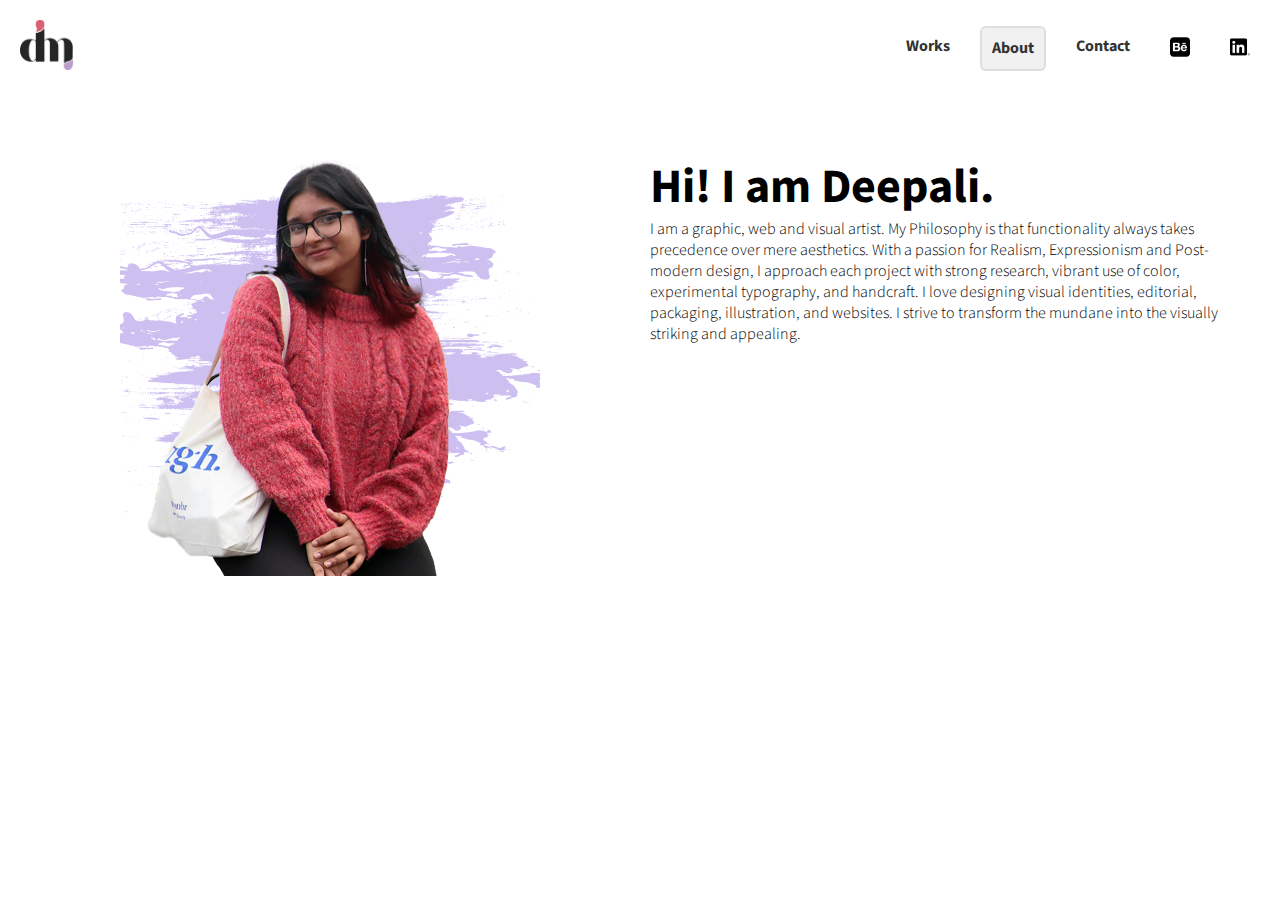
<file: About.html>
<!DOCTYPE html>
<html lang="en">
<head>
    <meta charset="UTF-8">
    <meta name="viewport" content="width=device-width, initial-scale=1.0">
    <title>Deepali Midha Portfolio</title>
    <link rel="stylesheet" href="styles.css">
    <link rel="preconnect" href="https://fonts.googleapis.com">
    <link rel="preconnect" href="https://fonts.gstatic.com" crossorigin>
    <link href="https://fonts.googleapis.com/css2?family=Mada:wght@200..900&display=swap" rel="stylesheet">
</head>
<body>
    <header>
        <a href="index.html">
            <div class="logo">
                <img src="assets/dm.png" alt="Deepali Midha Logo">
            </div>
        </a>
        <nav>
            <ul>
                <li ><a href="index.html">Works</a></li>
                <li class="active"><a href="#">About</a></li>
                <li><a href="#">Contact</a></li>
                <li><a href="#"><img src="assets/behance.png" alt="Behance"></img></a></li>
                <li><a href="#"><img src="assets/linkedin.png" alt="LinkedIn"></img></a></li>
            </ul>
        </nav>
    </header>
    <main>
        
        <section class="intro">
            <div class="columnsabout">
                <div class="column-item fade-up">
                    <img src="assets/me.png" class="me" alt="Picture of a girl in pink sweater and glasses."></img>
                </div>
                <div class="column-item1 fade-up">
                    <H2>Hi! I am Deepali.</H2>
                    <h5>I am a graphic, web and visual artist. My Philosophy is that functionality always 
                        takes precedence over mere aesthetics. With a passion for Realism, Expressionism and 
                        Post-modern design, I approach each project with strong research, vibrant use of color, 
                        experimental typography, and handcraft. I love designing visual identities, editorial, packaging, illustration, and websites. I strive to transform the mundane into the visually striking and appealing.</h5>
                </div> 
            </div>
            
        </section>

        
    </main>
</body>
<script src="main.js"></script>

</html>
</file>
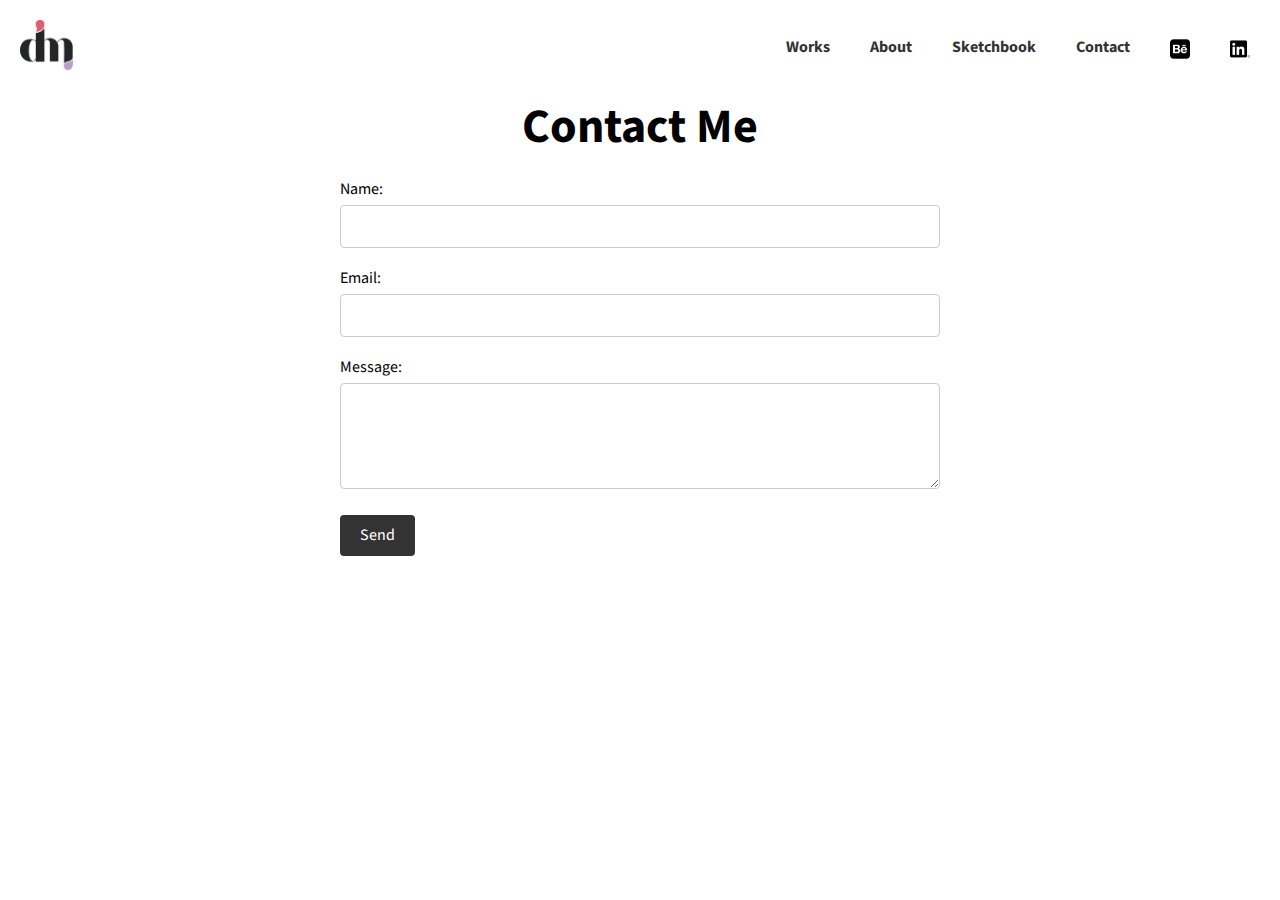
<file: contact.html>
<!DOCTYPE html>
<html lang="en">
<head>
    <meta charset="UTF-8">
    <meta name="viewport" content="width=device-width, initial-scale=1.0">
    <title>Deepali Midha Portfolio</title>
    <link rel="stylesheet" href="styles.css">
    <link rel="preconnect" href="https://fonts.googleapis.com">
    <link rel="preconnect" href="https://fonts.gstatic.com" crossorigin>
    <link href="https://fonts.googleapis.com/css2?family=Mada:wght@200..900&display=swap" rel="stylesheet">
</head>
<body>
    <header>
        <a href="index.html">
            <div class="logo">
                <img src="assets/dm.png" alt="Deepali Midha Logo">
            </div>
        </a>
        <nav>
            <ul>
                <li><a href="index.html">Works</a></li>
                <li><a href="About.html">About</a></li>
                <li><a href="#">Sketchbook</a></li>
                <li><a href="contact.html">Contact</a></li>
                <li><a href="https://www.behance.net/"><img src="assets/behance.png" alt="Behance"></img></a></li>
                <li><a href="https://www.linkedin.com/in/deepali-midha-343008260/"><img src="assets/linkedin.png" alt="LinkedIn"></img></a></li>
            </ul>
        </nav>
    </header>
    <main>
        
        <section id="contact">
            <h2>Contact Me</h2>
            <form>
                <label for="name">Name:</label>
                <input type="text" id="name" name="name" required>

                <label for="email">Email:</label>
                <input type="email" id="email" name="email" required>

                <label for="message">Message:</label>
                <textarea id="message" name="message" rows="4" required></textarea>

                <button type="submit">Send</button>
            </form>
        </section>
</body>
<script src="main.js"></script>

</html>
</file>
<file: styles.css>
*, html {
  scroll-behavior: smooth !important;
  --scroll-behavior: smooth !important;
}
*,
*::after,
*::before {
  margin: 0;
  padding: 0;
  box-sizing: border-box !important;
  scroll-behavior: smooth;
}
html:focus-within {
  scroll-behavior: smooth !important;
}
body {
  font-family: Mada, Arial, sans-serif;
  margin: 0;
  padding: 0;
  scroll-behavior: smooth !important;
  box-sizing: border-box;
}

header {
  display: flex;
  justify-content: space-between;
  align-items: center;
  padding: 20px;
  background-color: #fff;
  position: sticky;
  top: 0;
  z-index: 10;
}

.logo img {
  height: 50px;
}

nav ul {
  list-style-type: none;
  margin: 0;
  padding: 0;
  display: flex;
  gap: 20px;
}

nav ul li {
  display: inline;
}

nav ul li a {
  text-decoration: none;
  color: #333;
  font-weight: bold;
}

nav ul li a img {
  height: 20px;
  vertical-align: middle;
}

.navbar {
  display: flex;
  justify-content: center;
  gap: 50px;
}

.columns {
  display: flex;
  flex-wrap: wrap;
  justify-content: space-between;
  padding: 20px;
}

.columnsabout {
  display: flex;
  flex-wrap: wrap;
  justify-content: space-between;
  padding: 0px;
}

h2 {
  text-align: left;
  font-size: 3rem;
}

h5 {
  text-align: left;
  font-weight: 300;
  font-size: 1rem;
}
.column-item {
  flex: 1;
  margin: 10px;
  text-align: center;
}
.column-item1 {
  flex: 1;
  margin: 10px;
  text-align: center;
}

.dm-long {
  width: 100%;
  height: auto;
  max-width: 400px;
  margin: 0 auto;
}

.intro {
  text-align: center;
  padding: 50px 20px;
  background-color: #fff;
}

.intro h1 {
  font-size: 2rem;
  margin: 0;
}

.intro p {
  font-size: 1.2rem;
  color: #777;
}

.portfolio {
  display: grid;
  grid-template-columns: 1fr;
  gap: 20px;
  background-color: #f5f5f5;
  padding: 20px;
  justify-content: center;
  justify-items: center;
}

.portfolio-item {
  text-align: center;
  padding: 17px;
  background: #ffffff75;
  border-radius: 16px;
  max-width: 600px;
  transition: all 0.24s;
  cursor: pointer;
  opacity: 1;
}

.portfolio-item:hover {
  transform: scale(1.02);
  padding: 17px;
  background: #ffffff;
}

.portfolio-item img {
  border-radius: 10px;
  max-width: 600px;
  margin: 0 auto;
  width: 100%;
  height: 90%;
  object-fit: cover;
  display: block;
}

.portfolio-item p {
  font-size: 1rem;
  color: #555;
  margin-top: 15px;
}

@media (min-width: 768px) {
  .portfolio {
    grid-template-columns: 1fr 1fr;
  }
}

.fade-up {
  animation: fade-up 1.5s cubic-bezier(0.075, 0.82, 0.165, 1) 0s 1 forwards;
}

@-webkit-keyframes fade-up {
  0% {
    opacity: 0;
    transform: translateY(50px) scale(1.5)
      matrix3d(1, 0, 0, 0, 0, 1, 0, 0.0003, 0, 0, 1, 0, 0, 0, 0, 1);
    transform-origin: top;
  }
  20% {
    opacity: 0;
    transform: translateY(80px) scale(0.97)
      matrix3d(1, 0, 0, 0, 0, 1, 0, 0.0003, 0, 0, 1, 0, 0, 0, 0, 1);
    transform-origin: top;
  }
  100% {
    opacity: 1;
    transform: translateY(0px);
  }
}
.portfolio-item.open {
  transform: scale(1.2)
    matrix3d(1, 0, 0, 0, 0, 1, 0, -0.0003, 0, 0, 1, 0, 0, 0, 0, 1);
  opacity: 0;
}
.modal {
  display: none;
}
.modal.open {
  display: block;
  position: fixed;
  top: 0;
  left: 0;
  width: 100%;
  height: 100%;
  background: #fff;
  overflow: hidden;
  overflow-y: scroll;
  padding: 8% 7%;
  margin: 0;
  box-sizing: border-box;
  border-radius: 10px;
  animation: fade-up 1s cubic-bezier(0.075, 0.82, 0.165, 1) 0s 1 forwards;
  box-shadow: 0 0 120px 0 #00000042;
}

.close {
  margin: 10px 2px;
  border: 2px solid #000;
  display: inline-block;
  padding: 10px 20px;
  border-radius: 33px;
  background: #000;
  color: #fff;
  cursor: pointer;
  transition: all 0.24s;
}
.close:hover {
  background: #fff;
  color: #000;
  box-shadow: 0 0 20px 0 #00000024;
}

.decorative-text {
  font-size: 160px;
  position: absolute;
  z-index: -1;
  right: 20px;
  font-weight: 100;
  top: 120px;
  opacity: 0.1;
  color: #00000003;
  text-shadow: 0 0 1px #00000008;
}

.me {
  width: 70%;
  margin-top: 0%;
  padding: 0;
}

#contact {
  width: 60%;

  max-width: 600px;
  margin: 0 auto;
}

#contact h2 {
  text-align: center;
  margin-bottom: 20px;
}

form label {
  display: block;
  margin-bottom: 5px;
}

form input,
form textarea {
  width: 100%;
  padding: 10px;
  border: 1px solid #ccc;
  border-radius: 4px;
  font-family: "Mada", sans-serif;
  font-size: 16px;
  margin-bottom: 20px;
}

form button {
  background-color: #333;
  color: #fff;
  border: none;
  padding: 10px 20px;
  cursor: pointer;
  font-family: "Mada", sans-serif;
  font-size: 16px;
  border-radius: 4px;
}

form button:hover {
  background-color: #555;
}

/* Footer Styles */
footer {
  background-color: #1f1f1f;
  color: #fff;
  padding: 60px 0;
  font-size: 16px;
}

.footer-content {
  max-width: 1200px;
  margin: 0 auto;
  display: flex;
  justify-content: space-between;
}

.footer-section {
  width: 30%;
}

.footer-section h2 {
  font-size: 20px;
  margin-bottom: 20px;
}

.footer-section p {
  line-height: 1.5;
}

.contact span {
  display: block;
  margin-bottom: 10px;
}

.contact i {
  margin-right: 10px;
}

.links ul {
  list-style: none;
  padding: 0;
}

.links li {
  margin-bottom: 10px;
}

.links a {
  color: #fff;
  text-decoration: none;
}

.links a:hover {
  color: #ccc;
}

.socials .social-icons {
  display: flex;
  justify-content: flex-start;
  margin-top: 20px;
}

.socials .social-icons a {
  color: #fff;
  font-size: 20px;
  margin-right: 20px;
}

.socials .social-icons a:hover {
  color: #ccc;
}

.footer-bottom {
  text-align: center;
  margin-top: 40px;
  font-size: 14px;
}

.mb{
  margin-bottom:30px;
}

.active{
  background-color: #0000000e;
  border: 2px solid #00000015
}

header nav li {
  padding:10px;
  border-radius: 6px;
  transition: all .24s;
}
header nav li:hover {
  background-color: #0000002f;
}
#branding, #editorial, #packaging, #print {
  scroll-margin-top: 130px; 
}
</file>
